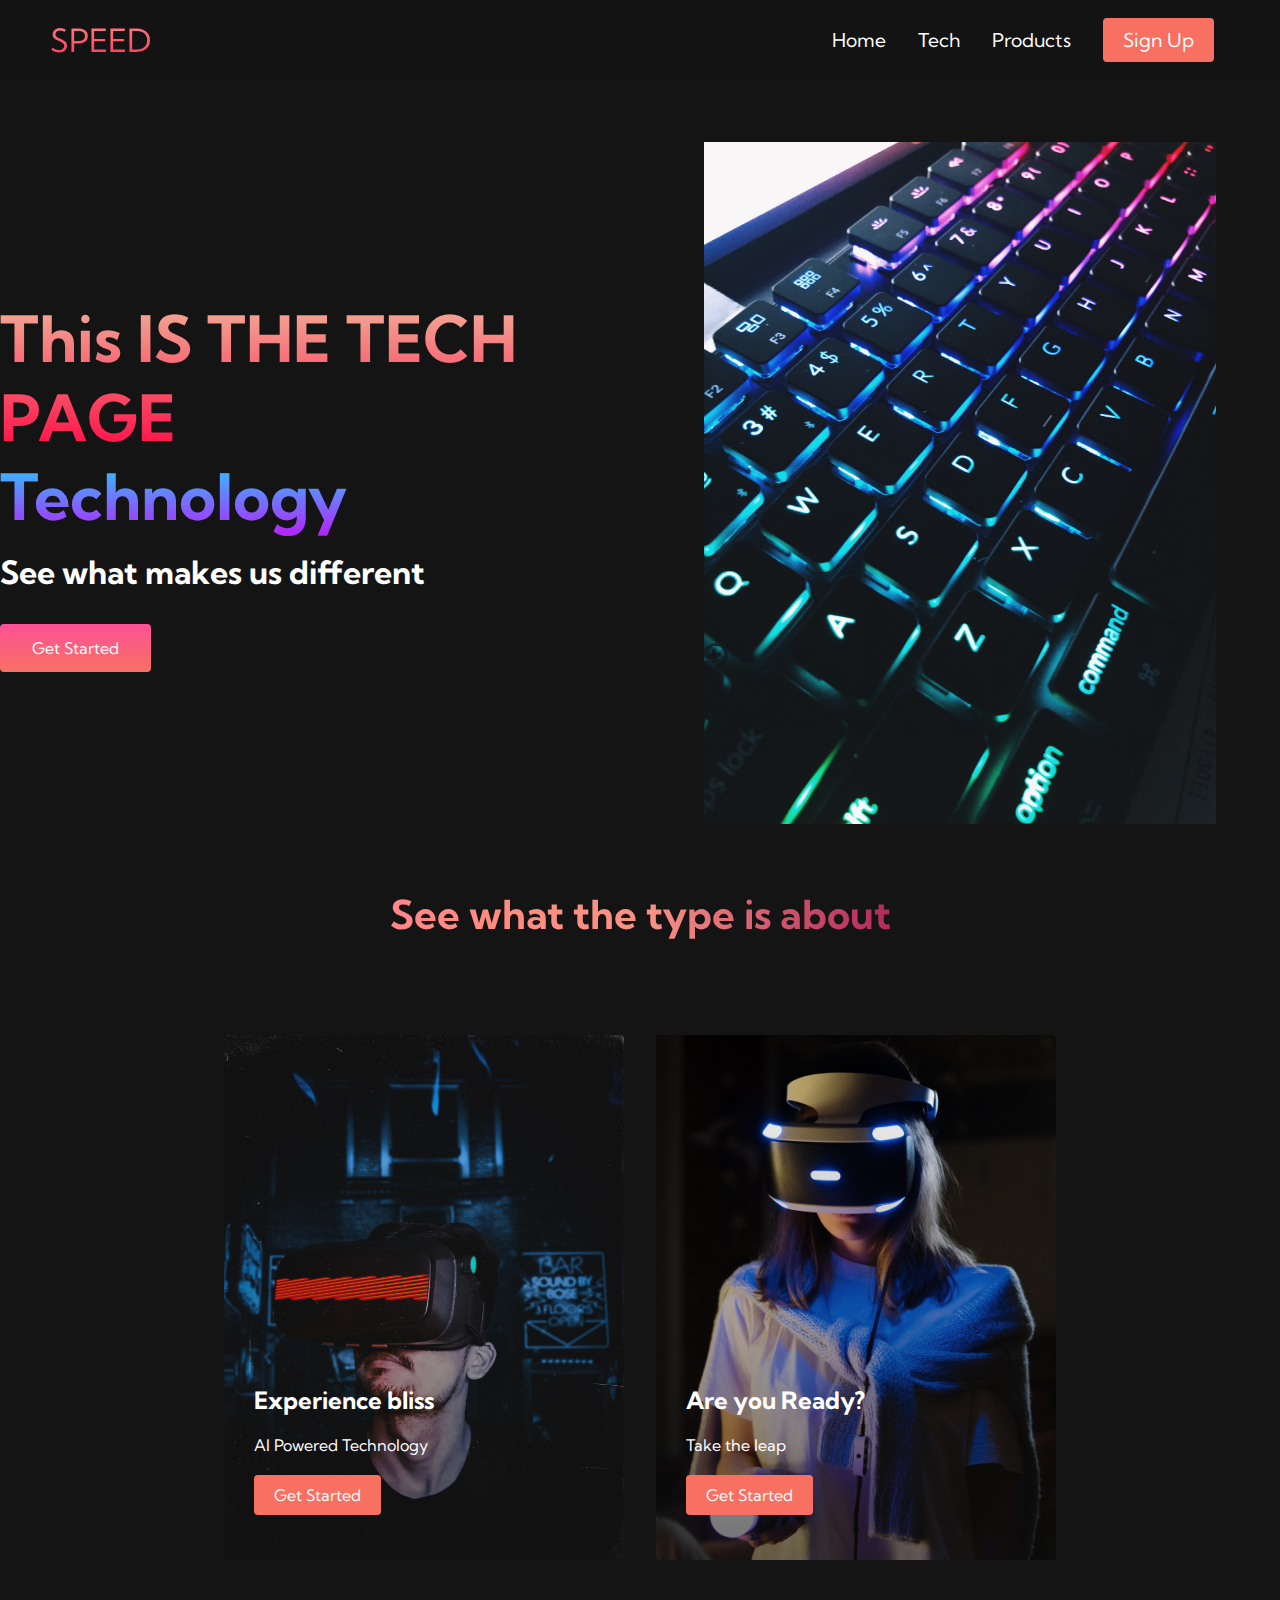
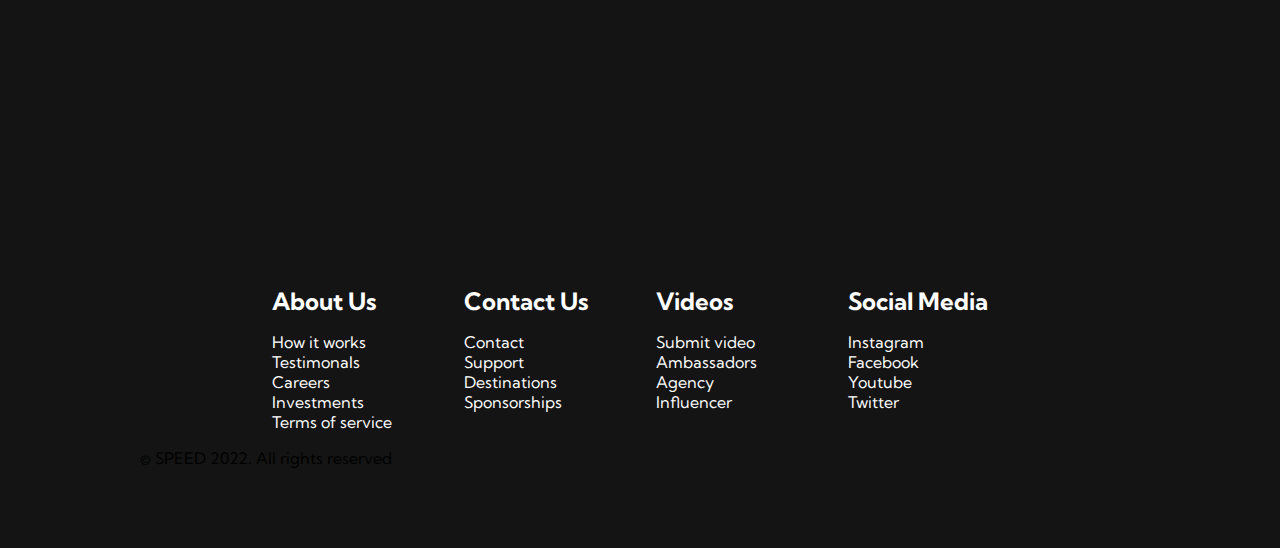
<file: tech.html>
<!DOCTYPE html>
<html lang="en">
<head>
  <meta charset="UTF-8">
  <meta http-equiv="X-UA-Compatible" content="IE=edge">
  <meta name="viewport" content="width=device-width, initial-scale=1.0">
  <title>Redu's Tech Site</title>
  <link rel="stylesheet" href="style.css">
  <link href="https://fonts.googleapis.com/css2?family=Kumbh+Sans&family=Oswald:wght@300&display=swap" rel="stylesheet">
</head>
<body>
  <!-- Navbar Section-->
<nav class="navbar">
  <div class="navbar__container">
    <a href="/" id="navbar__logo">SPEED</a>
    <div class="navbar__toggle" id="mobile-menu">
      <span class="bar"></span>
      <span class="bar"></span>
      <span class="bar"></span>
    </div>
    <ul class="navbar__menu">
      <li class="navbar__item">
        <a href="/" class="navbar__links">Home</a>
      </li>
       <li class="navbar__item">
        <a href="/tech.html" class="navbar__links">Tech</a>
      </li>
       <li class="navbar__item">
        <a href="/" class="navbar__links">Products</a>
      </li>
       <li class="navbar__btn">
        <a href="/" class="button">Sign Up</a>
      </li>
    </ul>
  </div>
</nav>

<!-- Hero Section-->
<div class="main">
  <div class="main__container">
    <div class="main__content">
      <h1>This IS THE TECH PAGE</h1>
        <h2>Technology</h2>
        <p>See what makes us different</p>
        <button class="main__btn"><a href="/">Get Started</a></button>
    </div>
    <div class="main__img--container">
      <img src="images/pic2.jpg" alt="pic" id="main__img">
    </div>
  </div>
</div>

<!-- Server Section-->
<div class="services">
  <h1>See what the type is about</h1>
  <div class="services__container">
    <div class="services__card">
      <h2>Experience bliss</h2>
      <p>AI Powered Technology</p>
      <button>Get Started</button>
    </div>
       <div class="services__card">
      <h2>Are you Ready?</h2>
      <p>Take the leap</p>
      <button>Get Started</button>
    </div>
  </div>
</div>

  <!-- Footer Section-->
<div class="footer__container">
 <div class="footer__links">
  <div class="footer__link--wrapper">
    <div class="footer__link--items">
      <h2>About Us</h2>
      <a href="/">How it works</a>
      <a href="/">Testimonals</a>
      <a href="/">Careers</a>
      <a href="/">Investments</a>
      <a href="/">Terms of service</a>
    </div>
       <div class="footer__link--items">
      <h2>Contact Us</h2>
      <a href="/">Contact</a>
      <a href="/">Support</a>
      <a href="/">Destinations</a>
      <a href="/">Sponsorships</a>
    </div>
  </div>
    <div class="footer__link--wrapper">
    <div class="footer__link--items">
      <h2>Videos</h2>
      <a href="/">Submit video</a>
      <a href="/">Ambassadors</a>
      <a href="/">Agency</a>
      <a href="/">Influencer</a>
    </div>
       <div class="footer__link--items">
      <h2>Social Media</h2>
      <a href="/">Instagram</a>
      <a href="/">Facebook</a>
      <a href="/">Youtube</a>
      <a href="/">Twitter</a>
      </div>
  </div>
 </div>
 <div class="social__media">
  <div class="social__media--wrap">
    <div class="footer__logo">
      <a href="/" id="footer__logo"></a>
    </div>
    <p class="website__rights">© SPEED 2022. All rights reserved</p>
    <div class="social__icons">
      <a href="" class="social__icon--link" target="_blank">
      <i class="fab fa-facebook"></i>
       </a>
        <a href="" class="social__icon--link" target="_blank">
      <i class="fab fa-instagram"></i>
       </a>
        <a href="" class="social__icon--link" target="_blank">
      <i class="fab fa-twitter"></i>
       </a>
        <a href="" class="social__icon--link" target="_blank">
      <i class="fab fa-linkedin"></i>
       </a>
        <a href="" class="social__icon--link" target="_blank">
      <i class="fab fa-youtube"></i>
       </a>
    </div>
  </div>
 </div>
</div>
<script src="1.js"></script>
</body>
</html>
</file>
<file: style.css>
* {
  box-sizing: border-box;
  margin: 0;
  padding: 0;
  font-family: "kumbh sans", sans-serif;
}

.navbar {
  background: #131313;
  height: 80px;
  display: flex;
  justify-content: center;
  align-items: center;
  font-size: 1.2rem;
  position: sticky;
  top: 0;
  z-index: 999;
}

.navbar__container {
  display: flex;
  justify-content: space-between;
  height: 80px;
  z-index: 1;
  width: 100%;
  max-width: 1300px;
  margin: 0 auto;
  padding: 0 50px;
}

#navbar__logo {
  background-color: #ff8177;
  background-image: linear-gradient(to top, #ff0844 0%, #ffb199 100%);
  background-size: 100%;
  -webkit-background-clip: text;
  -moz-background-clip: text;
  -webkit-text-fill-color: transparent;
  -moz-text-fill-color: transparent;
  display: flex;
  align-items: center;
  cursor: pointer;
  text-decoration: none;
  font-size: 2rem;
}

.fa-gem {
  margin-right: 0.5rem;
}

.navbar__menu {
  display: flex;
  align-items: center;
  list-style: none;
  text-align: center;
}

.navbar__item {
  height: 80px;
}

.navbar__links {
  color: #fff;
  display: flex;
  align-items: center;
  justify-content: center;
  text-decoration: none;
  padding: 0 1rem;
  height: 100%;
}

.navbar__btn {
  display: flex;
  justify-content: center;
  align-items: center;
  padding: 0 1rem;
  width: 100%;
}

.button {
  display: flex;
  justify-content: center;
  align-items: center;
  text-decoration: none;
  padding: 10px 20px;
  height: 100%;
  width: 100%;
  border: none;
  outline: none;
  border-radius: 4px;
  background: #f77062;
  color: #fff;
}

.button:hover {
  background-color: #e9220c;
  /* transition: all 0.3s ease; */
}

.navbar__links:hover {
  color: #f77062;
  /* transition: all 0.3s ease; */
}

@media screen and (max-width: 960px) {
  .navbar__container {
    display: flex;
    justify-content: space-between;
    height: 80px;
    z-index: 1;
    width: 100%;
    max-width: 1300px;
    padding: 0;
  }

  .navbar__menu {
    display: grid;
    grid-template-columns: auto;
    margin: 0;
    width: 100%;
    position: absolute;
    top: -1000px;
    opacity: 1;
    /* transition: all 0.5s ease; */
    height: 50vh;
    z-index: -1;
    background: #131313;
  }

  .navbar__menu.active {
    background: #131313;
    top: 100%;
    opacity: 1;
    /* transition: all 0.5s ease; */
    z-index: 99;
    height: 50vh;
    font-size: 1.6rem;
  }

  #navbar__logo {
    padding-left: 25px;
  }

  .navbar__toggle .bar {
    width: 25px;
    height: 3px;
    margin: 5px auto;
    translate: all 0.3s ease-in-out;
    background: #fff;
  }

  .navbar__item {
    width: 100%;
  }

  .navbar__links {
    text-align: center;
    padding: 2rem;
    width: 100%;
    display: table;
  }

  #mobile-menu {
    position: absolute;
    top: 20%;
    right: 5%;
    transform: translate(5%, 20%);
  }

  .navbar__btn {
    padding-bottom: 2rem;
  }
  .button {
    display: flex;
    justify-content: center;
    align-items: center;
    width: 80%;
    height: 80px;
    margin: 0;
  }

  .navbar__toggle .bar {
    display: block;
    cursor: pointer;
  }

  #mobile.menu.is-active .bar:nth-child(2) {
    opacity: 0;
  }

  #mobile.menu.is-active .bar:nth-child(1) {
    transform: translateY(8px) rotate(45deg);
  }

  #mobile.menu.is-active .bar:nth-child(3) {
    transform: translateY(-8px) rotate(-45deg);
  }
}

/* Hero Section CSS */
.main {
  background-color: #141414;
}
.main__container {
  display: grid;
  grid-template-columns: 1fr 1fr;
  align-items: center;
  justify-content: center;
  margin: 0 auto;
  height: 90vh;
  background-color: #141414;
  z-index: 1;
  width: 100%;
  max-width: 1300px;
  padding-top: 0 50px;
}

.main__content h1 {
  font-size: 4rem;
  background-color: #ff8177;
  background-image: linear-gradient(to top, #ff0844 0%, #f1b199 100%);
  background-size: 100%;
  -webkit-background-clip: text;
  -moz-background-clip: text;
  -webkit-text-fill-color: transparent;
  -moz-text-fill-color: transparent;
}

.main__content h2 {
  font-size: 4rem;
  background-color: #ff8177;
  background-image: linear-gradient(to top, #b721ff 0%, #21d4ff 100%);
  background-size: 100%;
  -webkit-background-clip: text;
  -moz-background-clip: text;
  -webkit-text-fill-color: transparent;
  -moz-text-fill-color: transparent;
}

.main__content p {
  margin-top: 1rem;
  font-size: 2rem;
  font-weight: 700;
  color: #fff;
}

.main__btn {
  font-size: 1rem;
  background-image: linear-gradient(to top, #f77062 0%, #fe5196 100%);
  padding: 14px 32px;
  border: none;
  border-radius: 4px;
  color: #fff;
  margin-top: 2rem;
  cursor: pointer;
  position: relative;
  /* transition: all 0.35s; */
  outline: none;
}

.main__btn a {
  position: relative;
  z-index: 2;
  color: #fff;
  text-decoration: none;
}

.main__btn:after {
  position: absolute;
  content: "";
  top: 0;
  left: 0;
  width: 0;
  height: 100%;
  background: #6c0dda;
  /* transition: all 0.35s; */
  border-radius: 4px;
}

.main__btn:hover {
  color: #fff;
}

.main__btn:hover:after {
  width: 100%;
}

.main__img--container {
  text-align: center;
}

#main__img {
  height: 80%;
  width: 80%;
}

/* Mobile Responsive */
@media screen and (max-width: 968px) {
  .main__container {
    display: grid;
    grid-template-columns: auto;
    align-items: center;
    justify-self: center;
    width: 100%;
    margin: 0 auto;
    height: 99vh;
  }

  .main__content {
    text-align: center;
    margin-bottom: 4rem;
  }

  .main__content h1 {
    font-size: 2.5rem;
    margin-top: 2rem;
  }

  .main__content h2 {
    font-size: 3rem;
  }

  .main__content p {
    margin-top: 1rem;
    font-size: 1.5rem;
  }
}

@media screen and (max-width: 480px) {
  .main__content h1 {
    font-size: 2rem;
    margin-top: 3rem;
  }

  .main__content h2 {
    font-size: 2rem;
  }

  .main__content p {
    margin-top: 2rem;
    font-size: 1.5rem;
  }
  .main__btn {
    padding: 12px 36px;
    margin: 2.5rem 0;
  }
}

/* Services Section CSS */
.services {
  background: #141414;
  display: flex;
  flex-direction: column;
  align-items: center;
  height: 100vh;
}

.services h1 {
  background-color: #ff8177;
  background-image: linear-gradient(
    to right,
    #ff8177 0%,
    #ff868a 0%,
    #ff8c7f 21%,
    #f99185 52%,
    #cf556c 78%,
    #b12a5b 100%
  );
  background-size: 100%;
  margin-bottom: 5rem;
  font-size: 2.5rem;
  -webkit-background-clip: text;
  -moz-background-clip: text;
  -webkit-text-fill-color: transparent;
  -moz-text-fill-color: transparent;
}

.services__container {
  display: flex;
  justify-content: center;
  flex-wrap: wrap;
}

.services__card {
  margin: 1rem;
  height: 525px;
  width: 400px;
  border-radius: 4px;
  background-image: linear-gradient(to bottom, rgba(0, 0, 0, 0) 0%, rgba(17, 17, 17, 0.6) 100%),
    url("./images/pic3.jpg");
  background-size: cover;
  position: relative;
  color: #fff;
}

.services__card:nth-child(2) {
  background-image: linear-gradient(to bottom, rgba(0, 0, 0, 0) 0%, rgba(17, 17, 17, 0.6) 100%),
    url("./images/pic4.jpg");
}

.services h2 {
  position: absolute;
  top: 350px;
  left: 30px;
}

.services__card p {
  position: absolute;
  top: 400px;
  left: 30px;
}

.services__card button {
  color: #fff;
  padding: 10px 20px;
  border: none;
  outline: none;
  border-radius: 4px;
  background: #f77062;
  position: absolute;
  top: 440px;
  left: 30px;
  font-size: 1rem;
}

.services__card:hover {
  transform: scale(1.075);
  /* transition: 0.2s ease-in; */
  cursor: pointer;
}

@media screen and (max-width: 960px) {
  .services {
    height: 1600px;
  }
  .services h1 {
    font-size: 2rem;
    margin-top: 12rem;
  }
}

@media screen and (max-width: 400px) {
  .services {
    height: 1400px;
  }

  .services h1 {
    font-size: 1.2rem;
  }

  .services__card {
    width: 300px;
  }
}

/* Footer CSS */
.footer__container {
  background-color: #141414;
  padding: 5rem 0;
  display: flex;
  flex-direction: column;
  justify-content: center;
  align-items: center;
}

#footer__logo {
  color: #fff;
  display: flex;
  align-items: center;
  cursor: pointer;
  text-decoration: none;
  font-size: 2rem;
}

.footer__links {
  width: 100%;
  max-width: 1000px;
  display: flex;
  justify-content: center;
}

.footer__link--wrapper {
  display: flex;
}

.footer__link--items {
  display: flex;
  flex-direction: column;
  align-items: flex-start;
  margin: 16px;
  text-align: left;
  width: 160px;
  box-sizing: border-box;
}

.footer__link--items h2 {
  margin-bottom: 16px;
}

.footer__link--items > h2 {
  color: #fff;
}
.footer__link--items > a > i {
  margin-right: 5px;
}
.footer__link--items > a {
  color: #fff;
  transition: 0.3s ease-out;
  text-decoration: none;
}
.footer__link--items > a:hover {
  color: #ff1887;
}
.footer.footer__link--items a {
  color: #fff;
  text-decoration: none;
  margin-bottom: 0.5rem;
}
/* Social Icons */
.social__icon--link {
  color: #fff;
  font-size: 24px;
}

.social__media {
  max-width: 1000px;
  width: 100%;
}

.socail__media--wrap {
  display: flex;
  justify-content: space-between;
  align-items: center;
  width: 90%;
  max-width: 1000px;
  margin: 40px auto 0 auto;
}

.social__icons {
  display: flex;
  justify-content: space-between;
  align-items: center;
  width: 240px;
}

.social__logo {
  color: #fff;
  justify-self: flex-start;
  margin-left: 20px;
  cursor: pointer;
  text-decoration: none;
  font-size: 2rem;
  display: flex;
  align-items: center;
  margin-bottom: 16px;
}

.Website__rights {
  color: #fff;
  text-align: center;
  margin-top: 2rem;
  margin-bottom: 2rem;
}

@media screen and (max-width: 820px) {
  .footer__links {
    padding-top: 2rem;
  }

  #footer__logo {
    margin-bottom: 2rem;
  }

  .footer__link--wrapper {
    flex-direction: column;
  }

  .socail__media--wrap {
    flex-direction: column;
  }
}

@media screen and (max-width: 480px) {
  .footer__link--items {
    margin: 0;
    padding: 10px;
    width: 100%;
  }
}
</file>
